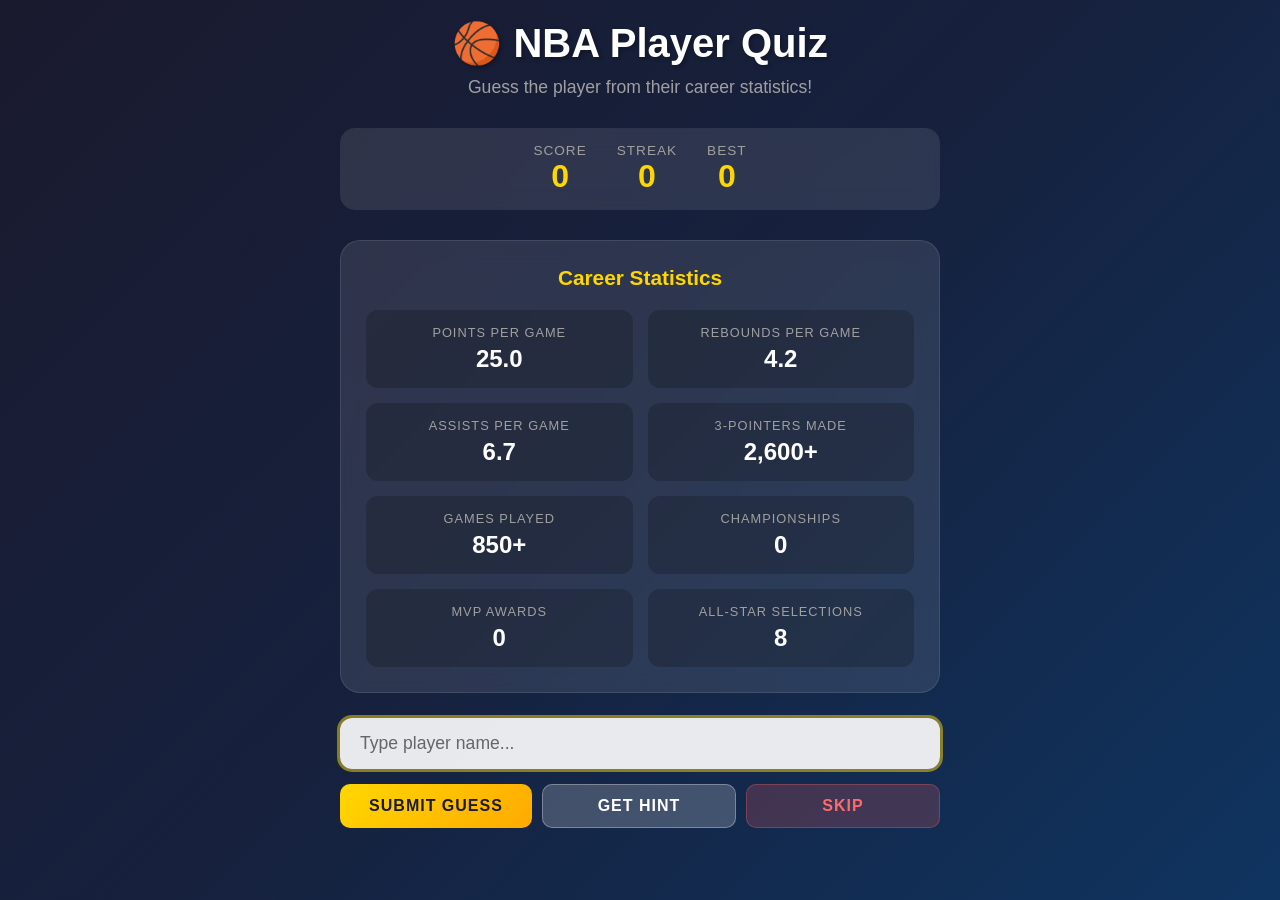
<file: index.html>
<!DOCTYPE html>
<html lang="en">
<head>
    <meta charset="UTF-8">
    <meta name="viewport" content="width=device-width, initial-scale=1.0">
    <title>NBA Player Quiz</title>
    <link rel="stylesheet" href="styles.css">
</head>
<body>
    <div class="container">
        <header>
            <h1>🏀 NBA Player Quiz</h1>
            <p class="subtitle">Guess the player from their career statistics!</p>
        </header>

        <div class="score-board">
            <div class="score-item">
                <span class="score-label">Score</span>
                <span class="score-value" id="score">0</span>
            </div>
            <div class="score-item">
                <span class="score-label">Streak</span>
                <span class="score-value" id="streak">0</span>
            </div>
            <div class="score-item">
                <span class="score-label">Best</span>
                <span class="score-value" id="best-streak">0</span>
            </div>
        </div>

        <div class="stats-card">
            <h2>Career Statistics</h2>
            <div class="stats-grid" id="stats-grid">
                <!-- Stats will be populated by JavaScript -->
            </div>
        </div>

        <div class="guess-section">
            <input
                type="text"
                id="guess-input"
                placeholder="Type player name..."
                autocomplete="off"
            >
            <div class="button-row">
                <button id="submit-btn" class="btn btn-primary">Submit Guess</button>
                <button id="hint-btn" class="btn btn-secondary">Get Hint</button>
                <button id="skip-btn" class="btn btn-tertiary">Skip</button>
            </div>
        </div>

        <div class="hint-section" id="hint-section">
            <!-- Hint will appear here -->
        </div>

        <div class="feedback" id="feedback">
            <!-- Feedback messages appear here -->
        </div>
    </div>

    <script src="players.js"></script>
    <script src="app.js"></script>
</body>
</html>
</file>
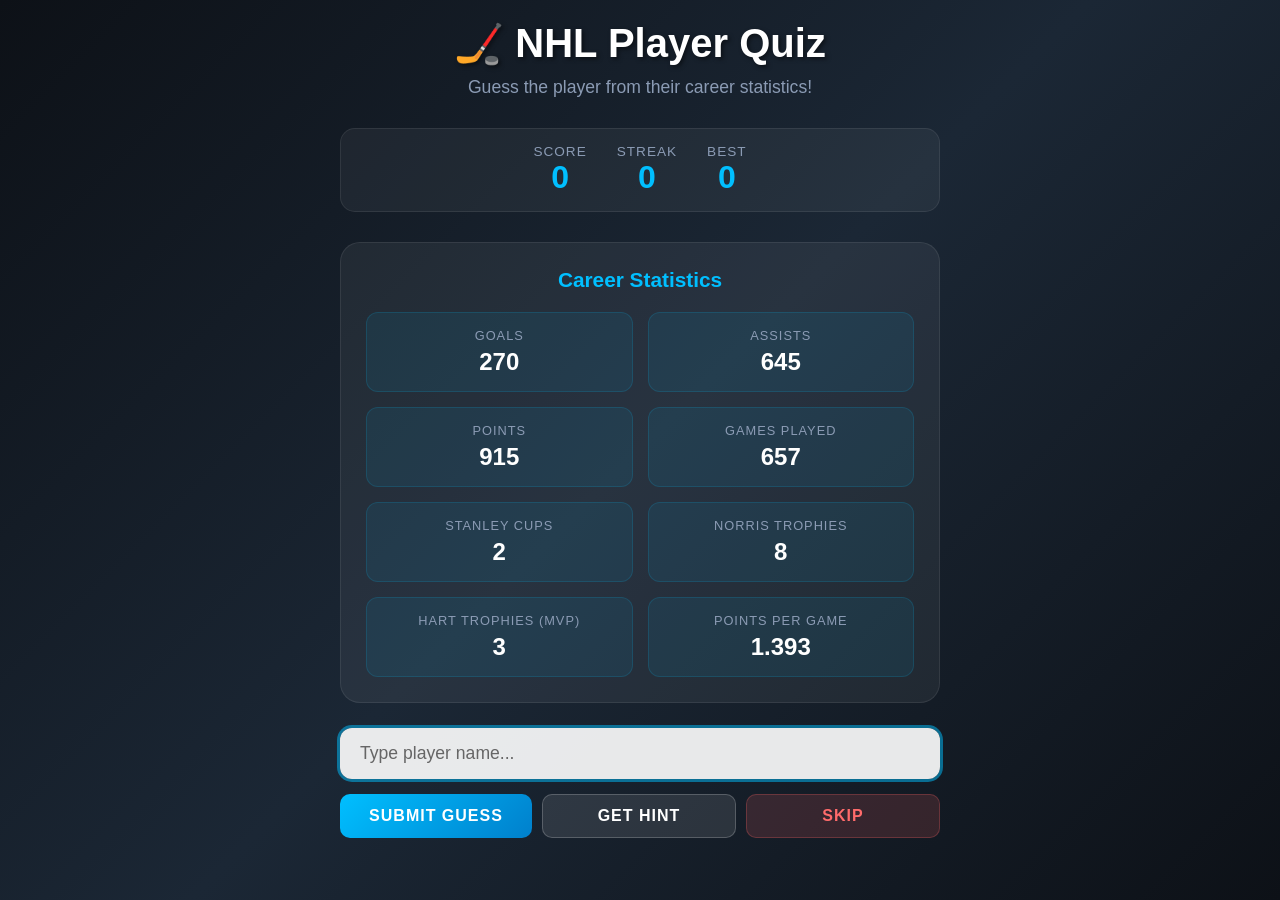
<file: nhl-quiz/index.html>
<!DOCTYPE html>
<html lang="en">
<head>
    <meta charset="UTF-8">
    <meta name="viewport" content="width=device-width, initial-scale=1.0">
    <title>NHL Player Quiz</title>
    <link rel="stylesheet" href="styles.css">
</head>
<body>
    <div class="container">
        <header>
            <h1>🏒 NHL Player Quiz</h1>
            <p class="subtitle">Guess the player from their career statistics!</p>
        </header>

        <div class="score-board">
            <div class="score-item">
                <span class="score-label">Score</span>
                <span class="score-value" id="score">0</span>
            </div>
            <div class="score-item">
                <span class="score-label">Streak</span>
                <span class="score-value" id="streak">0</span>
            </div>
            <div class="score-item">
                <span class="score-label">Best</span>
                <span class="score-value" id="best-streak">0</span>
            </div>
        </div>

        <div class="stats-card">
            <h2>Career Statistics</h2>
            <div class="stats-grid" id="stats-grid"></div>
        </div>

        <div class="guess-section">
            <input
                type="text"
                id="guess-input"
                placeholder="Type player name..."
                autocomplete="off"
            >
            <div class="button-row">
                <button id="submit-btn" class="btn btn-primary">Submit Guess</button>
                <button id="hint-btn" class="btn btn-secondary">Get Hint</button>
                <button id="skip-btn" class="btn btn-tertiary">Skip</button>
            </div>
        </div>

        <div class="hint-section" id="hint-section"></div>

        <div class="feedback" id="feedback"></div>
    </div>

    <script src="players.js"></script>
    <script src="app.js"></script>
</body>
</html>
</file>
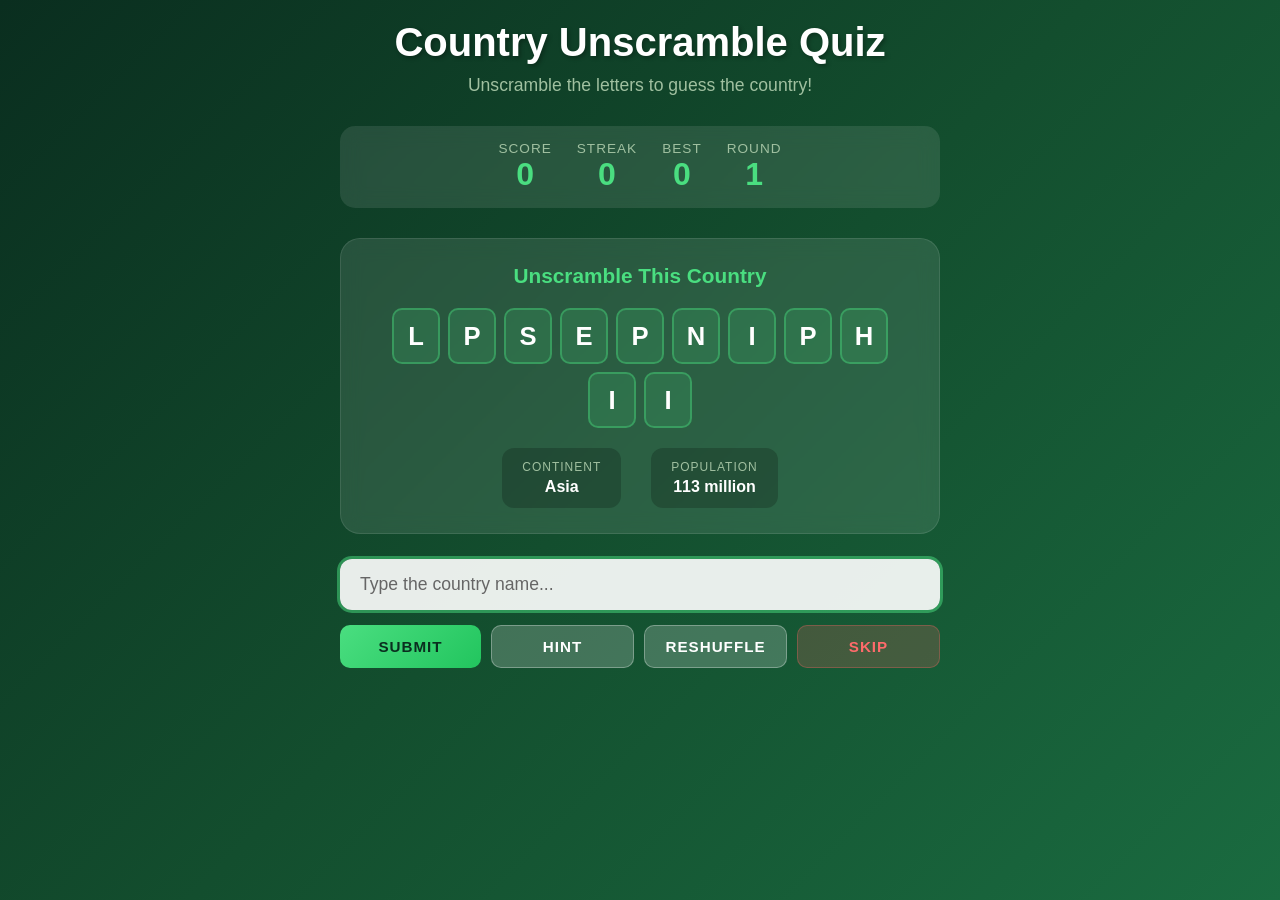
<file: country-unscramble.html>
<!DOCTYPE html>
<html lang="en">
<head>
    <meta charset="UTF-8">
    <meta name="viewport" content="width=device-width, initial-scale=1.0">
    <title>Country Unscramble Quiz</title>
    <link rel="stylesheet" href="country-styles.css">
</head>
<body>
    <div class="container">
        <header>
            <h1>Country Unscramble Quiz</h1>
            <p class="subtitle">Unscramble the letters to guess the country!</p>
        </header>

        <div class="score-board">
            <div class="score-item">
                <span class="score-label">Score</span>
                <span class="score-value" id="score">0</span>
            </div>
            <div class="score-item">
                <span class="score-label">Streak</span>
                <span class="score-value" id="streak">0</span>
            </div>
            <div class="score-item">
                <span class="score-label">Best</span>
                <span class="score-value" id="best-streak">0</span>
            </div>
            <div class="score-item">
                <span class="score-label">Round</span>
                <span class="score-value" id="round">1</span>
            </div>
        </div>

        <div class="scramble-card">
            <h2>Unscramble This Country</h2>
            <div class="scrambled-word" id="scrambled-word">
                <!-- Scrambled letters will appear here -->
            </div>
            <div class="clue-section">
                <div class="clue-item">
                    <span class="clue-label">Continent</span>
                    <span class="clue-value" id="continent-clue">---</span>
                </div>
                <div class="clue-item">
                    <span class="clue-label">Population</span>
                    <span class="clue-value" id="population-clue">---</span>
                </div>
            </div>
        </div>

        <div class="guess-section">
            <input
                type="text"
                id="guess-input"
                placeholder="Type the country name..."
                autocomplete="off"
            >
            <div class="button-row">
                <button id="submit-btn" class="btn btn-primary">Submit</button>
                <button id="hint-btn" class="btn btn-secondary">Hint</button>
                <button id="shuffle-btn" class="btn btn-secondary">Reshuffle</button>
                <button id="skip-btn" class="btn btn-tertiary">Skip</button>
            </div>
        </div>

        <div class="hint-section" id="hint-section">
            <!-- Hint will appear here -->
        </div>

        <div class="feedback" id="feedback">
            <!-- Feedback messages appear here -->
        </div>

        <div class="fun-fact" id="fun-fact">
            <!-- Fun fact appears after correct answer -->
        </div>
    </div>

    <script src="countries.js"></script>
    <script src="country-app.js"></script>
</body>
</html>
</file>
<file: styles.css>
* {
    margin: 0;
    padding: 0;
    box-sizing: border-box;
}

body {
    font-family: 'Segoe UI', Tahoma, Geneva, Verdana, sans-serif;
    background: linear-gradient(135deg, #1a1a2e 0%, #16213e 50%, #0f3460 100%);
    min-height: 100vh;
    color: #ffffff;
    padding: 20px;
}

.container {
    max-width: 600px;
    margin: 0 auto;
}

header {
    text-align: center;
    margin-bottom: 30px;
}

header h1 {
    font-size: 2.5rem;
    margin-bottom: 10px;
    text-shadow: 2px 2px 4px rgba(0, 0, 0, 0.3);
}

.subtitle {
    color: #a0a0a0;
    font-size: 1.1rem;
}

.score-board {
    display: flex;
    justify-content: center;
    gap: 30px;
    margin-bottom: 30px;
    background: rgba(255, 255, 255, 0.1);
    padding: 15px 30px;
    border-radius: 15px;
    backdrop-filter: blur(10px);
}

.score-item {
    display: flex;
    flex-direction: column;
    align-items: center;
}

.score-label {
    font-size: 0.85rem;
    color: #a0a0a0;
    text-transform: uppercase;
    letter-spacing: 1px;
}

.score-value {
    font-size: 2rem;
    font-weight: bold;
    color: #ffd700;
}

.stats-card {
    background: rgba(255, 255, 255, 0.1);
    border-radius: 20px;
    padding: 25px;
    margin-bottom: 25px;
    backdrop-filter: blur(10px);
    border: 1px solid rgba(255, 255, 255, 0.1);
}

.stats-card h2 {
    text-align: center;
    margin-bottom: 20px;
    color: #ffd700;
    font-size: 1.3rem;
}

.stats-grid {
    display: grid;
    grid-template-columns: repeat(2, 1fr);
    gap: 15px;
}

.stat-item {
    background: rgba(0, 0, 0, 0.2);
    padding: 15px;
    border-radius: 12px;
    text-align: center;
    transition: transform 0.2s ease;
}

.stat-item:hover {
    transform: scale(1.02);
}

.stat-label {
    font-size: 0.8rem;
    color: #a0a0a0;
    text-transform: uppercase;
    letter-spacing: 1px;
    margin-bottom: 5px;
}

.stat-value {
    font-size: 1.5rem;
    font-weight: bold;
    color: #ffffff;
}

.guess-section {
    margin-bottom: 20px;
}

#guess-input {
    width: 100%;
    padding: 15px 20px;
    font-size: 1.1rem;
    border: none;
    border-radius: 12px;
    background: rgba(255, 255, 255, 0.9);
    color: #1a1a2e;
    margin-bottom: 15px;
    outline: none;
    transition: box-shadow 0.3s ease;
}

#guess-input:focus {
    box-shadow: 0 0 0 3px rgba(255, 215, 0, 0.5);
}

#guess-input::placeholder {
    color: #666;
}

.button-row {
    display: flex;
    gap: 10px;
}

.btn {
    flex: 1;
    padding: 12px 20px;
    font-size: 1rem;
    font-weight: 600;
    border: none;
    border-radius: 10px;
    cursor: pointer;
    transition: all 0.2s ease;
    text-transform: uppercase;
    letter-spacing: 1px;
}

.btn-primary {
    background: linear-gradient(135deg, #ffd700, #ffaa00);
    color: #1a1a2e;
}

.btn-primary:hover {
    transform: translateY(-2px);
    box-shadow: 0 5px 20px rgba(255, 215, 0, 0.4);
}

.btn-secondary {
    background: rgba(255, 255, 255, 0.2);
    color: #ffffff;
    border: 1px solid rgba(255, 255, 255, 0.3);
}

.btn-secondary:hover {
    background: rgba(255, 255, 255, 0.3);
}

.btn-secondary:disabled {
    opacity: 0.5;
    cursor: not-allowed;
}

.btn-tertiary {
    background: rgba(255, 100, 100, 0.2);
    color: #ff6b6b;
    border: 1px solid rgba(255, 100, 100, 0.3);
}

.btn-tertiary:hover {
    background: rgba(255, 100, 100, 0.3);
}

.hint-section {
    background: rgba(255, 215, 0, 0.1);
    border: 1px solid rgba(255, 215, 0, 0.3);
    border-radius: 12px;
    padding: 15px 20px;
    margin-bottom: 20px;
    display: none;
}

.hint-section.visible {
    display: block;
    animation: fadeIn 0.3s ease;
}

.hint-section .hint-label {
    color: #ffd700;
    font-weight: 600;
    margin-bottom: 5px;
}

.hint-section .hint-text {
    color: #ffffff;
    line-height: 1.5;
}

.feedback {
    text-align: center;
    padding: 15px;
    border-radius: 12px;
    font-weight: 600;
    font-size: 1.1rem;
    display: none;
}

.feedback.visible {
    display: block;
    animation: fadeIn 0.3s ease;
}

.feedback.correct {
    background: rgba(76, 175, 80, 0.2);
    border: 1px solid rgba(76, 175, 80, 0.5);
    color: #4caf50;
}

.feedback.incorrect {
    background: rgba(244, 67, 54, 0.2);
    border: 1px solid rgba(244, 67, 54, 0.5);
    color: #f44336;
}

.feedback .player-reveal {
    margin-top: 10px;
    font-size: 1.3rem;
    color: #ffffff;
}

@keyframes fadeIn {
    from {
        opacity: 0;
        transform: translateY(-10px);
    }
    to {
        opacity: 1;
        transform: translateY(0);
    }
}

@media (max-width: 500px) {
    header h1 {
        font-size: 1.8rem;
    }

    .score-board {
        gap: 15px;
        padding: 12px 15px;
    }

    .score-value {
        font-size: 1.5rem;
    }

    .stats-grid {
        grid-template-columns: 1fr;
    }

    .button-row {
        flex-direction: column;
    }

    .btn {
        padding: 15px;
    }
}
</file>
<file: nhl-quiz/styles.css>
* {
    margin: 0;
    padding: 0;
    box-sizing: border-box;
}

body {
    font-family: 'Segoe UI', Tahoma, Geneva, Verdana, sans-serif;
    background: linear-gradient(135deg, #0d1117 0%, #1b2735 50%, #0d1117 100%);
    min-height: 100vh;
    color: #ffffff;
    padding: 20px;
}

.container {
    max-width: 600px;
    margin: 0 auto;
}

header {
    text-align: center;
    margin-bottom: 30px;
}

header h1 {
    font-size: 2.5rem;
    margin-bottom: 10px;
    text-shadow: 2px 2px 4px rgba(0, 0, 0, 0.5);
}

.subtitle {
    color: #8b9bb4;
    font-size: 1.1rem;
}

.score-board {
    display: flex;
    justify-content: center;
    gap: 30px;
    margin-bottom: 30px;
    background: rgba(255, 255, 255, 0.05);
    padding: 15px 30px;
    border-radius: 15px;
    border: 1px solid rgba(255, 255, 255, 0.08);
}

.score-item {
    display: flex;
    flex-direction: column;
    align-items: center;
}

.score-label {
    font-size: 0.85rem;
    color: #8b9bb4;
    text-transform: uppercase;
    letter-spacing: 1px;
}

.score-value {
    font-size: 2rem;
    font-weight: bold;
    color: #00bfff;
}

.stats-card {
    background: rgba(255, 255, 255, 0.06);
    border-radius: 20px;
    padding: 25px;
    margin-bottom: 25px;
    border: 1px solid rgba(255, 255, 255, 0.08);
}

.stats-card h2 {
    text-align: center;
    margin-bottom: 20px;
    color: #00bfff;
    font-size: 1.3rem;
}

.stats-grid {
    display: grid;
    grid-template-columns: repeat(2, 1fr);
    gap: 15px;
}

.stat-item {
    background: rgba(0, 191, 255, 0.08);
    padding: 15px;
    border-radius: 12px;
    text-align: center;
    border: 1px solid rgba(0, 191, 255, 0.15);
    transition: transform 0.2s ease;
}

.stat-item:hover {
    transform: scale(1.02);
}

.stat-label {
    font-size: 0.8rem;
    color: #8b9bb4;
    text-transform: uppercase;
    letter-spacing: 1px;
    margin-bottom: 5px;
}

.stat-value {
    font-size: 1.5rem;
    font-weight: bold;
    color: #ffffff;
}

.guess-section {
    margin-bottom: 20px;
}

#guess-input {
    width: 100%;
    padding: 15px 20px;
    font-size: 1.1rem;
    border: none;
    border-radius: 12px;
    background: rgba(255, 255, 255, 0.9);
    color: #0d1117;
    margin-bottom: 15px;
    outline: none;
    transition: box-shadow 0.3s ease;
}

#guess-input:focus {
    box-shadow: 0 0 0 3px rgba(0, 191, 255, 0.5);
}

#guess-input::placeholder {
    color: #666;
}

.button-row {
    display: flex;
    gap: 10px;
}

.btn {
    flex: 1;
    padding: 12px 20px;
    font-size: 1rem;
    font-weight: 600;
    border: none;
    border-radius: 10px;
    cursor: pointer;
    transition: all 0.2s ease;
    text-transform: uppercase;
    letter-spacing: 1px;
}

.btn-primary {
    background: linear-gradient(135deg, #00bfff, #0080cc);
    color: #ffffff;
}

.btn-primary:hover {
    transform: translateY(-2px);
    box-shadow: 0 5px 20px rgba(0, 191, 255, 0.4);
}

.btn-secondary {
    background: rgba(255, 255, 255, 0.1);
    color: #ffffff;
    border: 1px solid rgba(255, 255, 255, 0.2);
}

.btn-secondary:hover {
    background: rgba(255, 255, 255, 0.2);
}

.btn-secondary:disabled {
    opacity: 0.5;
    cursor: not-allowed;
}

.btn-tertiary {
    background: rgba(255, 100, 100, 0.15);
    color: #ff6b6b;
    border: 1px solid rgba(255, 100, 100, 0.25);
}

.btn-tertiary:hover {
    background: rgba(255, 100, 100, 0.25);
}

.hint-section {
    background: rgba(0, 191, 255, 0.1);
    border: 1px solid rgba(0, 191, 255, 0.25);
    border-radius: 12px;
    padding: 15px 20px;
    margin-bottom: 20px;
    display: none;
}

.hint-section.visible {
    display: block;
    animation: fadeIn 0.3s ease;
}

.hint-section .hint-label {
    color: #00bfff;
    font-weight: 600;
    margin-bottom: 5px;
}

.hint-section .hint-text {
    color: #ffffff;
    line-height: 1.5;
}

.feedback {
    text-align: center;
    padding: 15px;
    border-radius: 12px;
    font-weight: 600;
    font-size: 1.1rem;
    display: none;
}

.feedback.visible {
    display: block;
    animation: fadeIn 0.3s ease;
}

.feedback.correct {
    background: rgba(76, 175, 80, 0.15);
    border: 1px solid rgba(76, 175, 80, 0.4);
    color: #4caf50;
}

.feedback.incorrect {
    background: rgba(244, 67, 54, 0.15);
    border: 1px solid rgba(244, 67, 54, 0.4);
    color: #f44336;
}

.feedback .player-reveal {
    margin-top: 10px;
    font-size: 1.3rem;
    color: #ffffff;
}

@keyframes fadeIn {
    from {
        opacity: 0;
        transform: translateY(-10px);
    }
    to {
        opacity: 1;
        transform: translateY(0);
    }
}

@media (max-width: 500px) {
    header h1 {
        font-size: 1.8rem;
    }

    .score-board {
        gap: 15px;
        padding: 12px 15px;
    }

    .score-value {
        font-size: 1.5rem;
    }

    .stats-grid {
        grid-template-columns: 1fr;
    }

    .button-row {
        flex-direction: column;
    }

    .btn {
        padding: 15px;
    }
}
</file>
<file: country-styles.css>
* {
    margin: 0;
    padding: 0;
    box-sizing: border-box;
}

body {
    font-family: 'Segoe UI', Tahoma, Geneva, Verdana, sans-serif;
    background: linear-gradient(135deg, #0a2e1f 0%, #134e2e 50%, #1a6b40 100%);
    min-height: 100vh;
    color: #ffffff;
    padding: 20px;
}

.container {
    max-width: 600px;
    margin: 0 auto;
}

header {
    text-align: center;
    margin-bottom: 30px;
}

header h1 {
    font-size: 2.5rem;
    margin-bottom: 10px;
    text-shadow: 2px 2px 4px rgba(0, 0, 0, 0.3);
}

.subtitle {
    color: #a0c0a0;
    font-size: 1.1rem;
}

.score-board {
    display: flex;
    justify-content: center;
    gap: 25px;
    margin-bottom: 30px;
    background: rgba(255, 255, 255, 0.1);
    padding: 15px 30px;
    border-radius: 15px;
    backdrop-filter: blur(10px);
}

.score-item {
    display: flex;
    flex-direction: column;
    align-items: center;
}

.score-label {
    font-size: 0.85rem;
    color: #a0c0a0;
    text-transform: uppercase;
    letter-spacing: 1px;
}

.score-value {
    font-size: 2rem;
    font-weight: bold;
    color: #4ade80;
}

.scramble-card {
    background: rgba(255, 255, 255, 0.1);
    border-radius: 20px;
    padding: 25px;
    margin-bottom: 25px;
    backdrop-filter: blur(10px);
    border: 1px solid rgba(255, 255, 255, 0.1);
}

.scramble-card h2 {
    text-align: center;
    margin-bottom: 20px;
    color: #4ade80;
    font-size: 1.3rem;
}

.scrambled-word {
    display: flex;
    justify-content: center;
    flex-wrap: wrap;
    gap: 8px;
    margin-bottom: 20px;
    min-height: 60px;
}

.letter-tile {
    display: flex;
    align-items: center;
    justify-content: center;
    width: 48px;
    height: 56px;
    background: rgba(74, 222, 128, 0.15);
    border: 2px solid rgba(74, 222, 128, 0.4);
    border-radius: 10px;
    font-size: 1.6rem;
    font-weight: bold;
    color: #ffffff;
    text-transform: uppercase;
    transition: transform 0.2s ease, background 0.2s ease;
    animation: tileAppear 0.3s ease forwards;
}

.letter-tile:hover {
    transform: scale(1.1);
    background: rgba(74, 222, 128, 0.25);
}

.letter-tile.space {
    width: 20px;
    border: none;
    background: none;
}

@keyframes tileAppear {
    from {
        opacity: 0;
        transform: scale(0.5) rotateY(90deg);
    }
    to {
        opacity: 1;
        transform: scale(1) rotateY(0deg);
    }
}

.clue-section {
    display: flex;
    justify-content: center;
    gap: 30px;
}

.clue-item {
    display: flex;
    flex-direction: column;
    align-items: center;
    background: rgba(0, 0, 0, 0.2);
    padding: 12px 20px;
    border-radius: 12px;
}

.clue-label {
    font-size: 0.75rem;
    color: #a0c0a0;
    text-transform: uppercase;
    letter-spacing: 1px;
    margin-bottom: 4px;
}

.clue-value {
    font-size: 1rem;
    font-weight: 600;
    color: #ffffff;
}

.guess-section {
    margin-bottom: 20px;
}

#guess-input {
    width: 100%;
    padding: 15px 20px;
    font-size: 1.1rem;
    border: none;
    border-radius: 12px;
    background: rgba(255, 255, 255, 0.9);
    color: #0a2e1f;
    margin-bottom: 15px;
    outline: none;
    transition: box-shadow 0.3s ease;
}

#guess-input:focus {
    box-shadow: 0 0 0 3px rgba(74, 222, 128, 0.5);
}

#guess-input::placeholder {
    color: #666;
}

.button-row {
    display: flex;
    gap: 10px;
}

.btn {
    flex: 1;
    padding: 12px 16px;
    font-size: 0.95rem;
    font-weight: 600;
    border: none;
    border-radius: 10px;
    cursor: pointer;
    transition: all 0.2s ease;
    text-transform: uppercase;
    letter-spacing: 1px;
}

.btn-primary {
    background: linear-gradient(135deg, #4ade80, #22c55e);
    color: #0a2e1f;
}

.btn-primary:hover {
    transform: translateY(-2px);
    box-shadow: 0 5px 20px rgba(74, 222, 128, 0.4);
}

.btn-secondary {
    background: rgba(255, 255, 255, 0.2);
    color: #ffffff;
    border: 1px solid rgba(255, 255, 255, 0.3);
}

.btn-secondary:hover {
    background: rgba(255, 255, 255, 0.3);
}

.btn-secondary:disabled {
    opacity: 0.5;
    cursor: not-allowed;
}

.btn-tertiary {
    background: rgba(255, 100, 100, 0.2);
    color: #ff6b6b;
    border: 1px solid rgba(255, 100, 100, 0.3);
}

.btn-tertiary:hover {
    background: rgba(255, 100, 100, 0.3);
}

.hint-section {
    background: rgba(74, 222, 128, 0.1);
    border: 1px solid rgba(74, 222, 128, 0.3);
    border-radius: 12px;
    padding: 15px 20px;
    margin-bottom: 20px;
    display: none;
}

.hint-section.visible {
    display: block;
    animation: fadeIn 0.3s ease;
}

.hint-section .hint-label {
    color: #4ade80;
    font-weight: 600;
    margin-bottom: 5px;
}

.hint-section .hint-text {
    color: #ffffff;
    line-height: 1.5;
}

.feedback {
    text-align: center;
    padding: 15px;
    border-radius: 12px;
    font-weight: 600;
    font-size: 1.1rem;
    display: none;
}

.feedback.visible {
    display: block;
    animation: fadeIn 0.3s ease;
}

.feedback.correct {
    background: rgba(76, 175, 80, 0.2);
    border: 1px solid rgba(76, 175, 80, 0.5);
    color: #4caf50;
}

.feedback.incorrect {
    background: rgba(244, 67, 54, 0.2);
    border: 1px solid rgba(244, 67, 54, 0.5);
    color: #f44336;
}

.feedback .country-reveal {
    margin-top: 10px;
    font-size: 1.3rem;
    color: #ffffff;
}

.fun-fact {
    background: rgba(74, 222, 128, 0.08);
    border: 1px solid rgba(74, 222, 128, 0.2);
    border-radius: 12px;
    padding: 15px 20px;
    margin-top: 15px;
    display: none;
    text-align: center;
}

.fun-fact.visible {
    display: block;
    animation: fadeIn 0.4s ease;
}

.fun-fact .fact-label {
    color: #4ade80;
    font-weight: 600;
    margin-bottom: 5px;
    font-size: 0.85rem;
    text-transform: uppercase;
    letter-spacing: 1px;
}

.fun-fact .fact-text {
    color: #d0e8d0;
    line-height: 1.5;
}

@keyframes fadeIn {
    from {
        opacity: 0;
        transform: translateY(-10px);
    }
    to {
        opacity: 1;
        transform: translateY(0);
    }
}

@media (max-width: 500px) {
    header h1 {
        font-size: 1.8rem;
    }

    .score-board {
        gap: 12px;
        padding: 12px 15px;
    }

    .score-value {
        font-size: 1.5rem;
    }

    .letter-tile {
        width: 40px;
        height: 48px;
        font-size: 1.3rem;
    }

    .clue-section {
        flex-direction: column;
        gap: 10px;
        align-items: center;
    }

    .clue-item {
        width: 100%;
    }

    .button-row {
        flex-wrap: wrap;
    }

    .btn {
        padding: 12px;
        min-width: calc(50% - 5px);
    }
}
</file>
